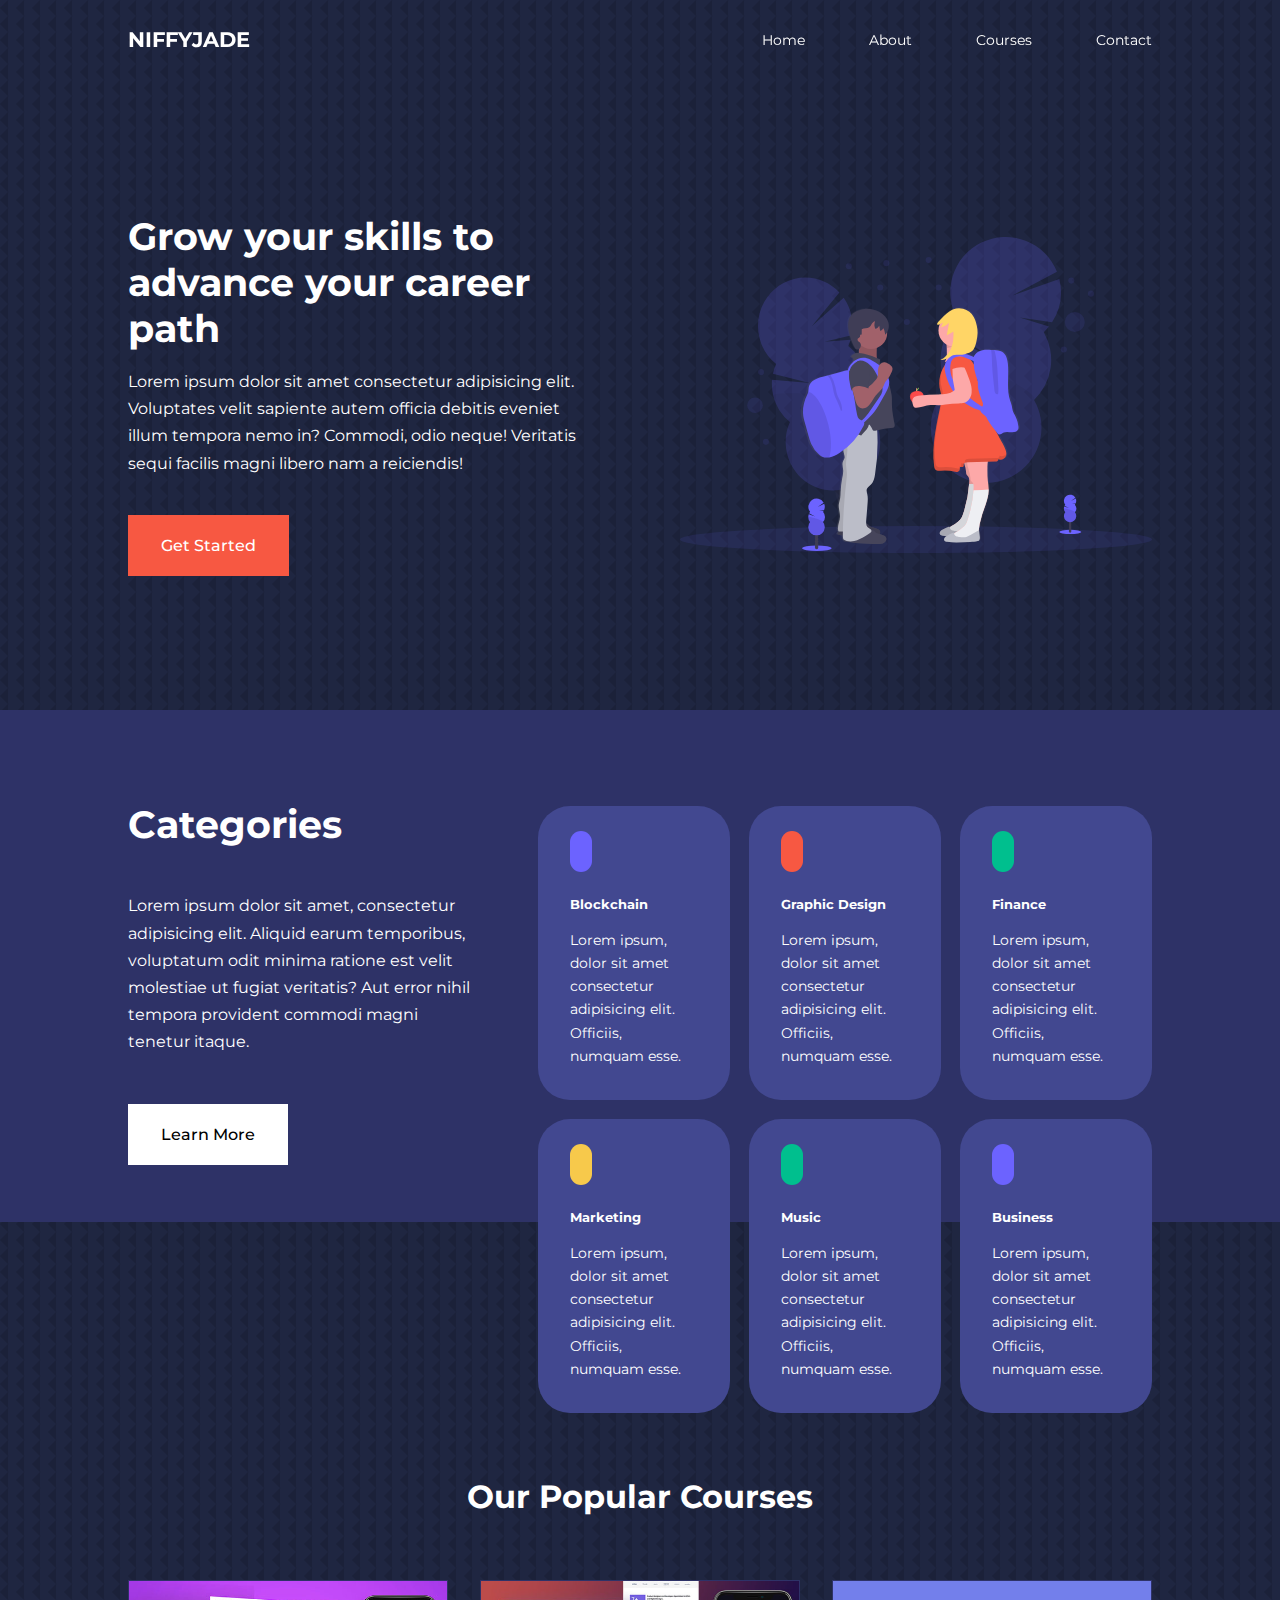
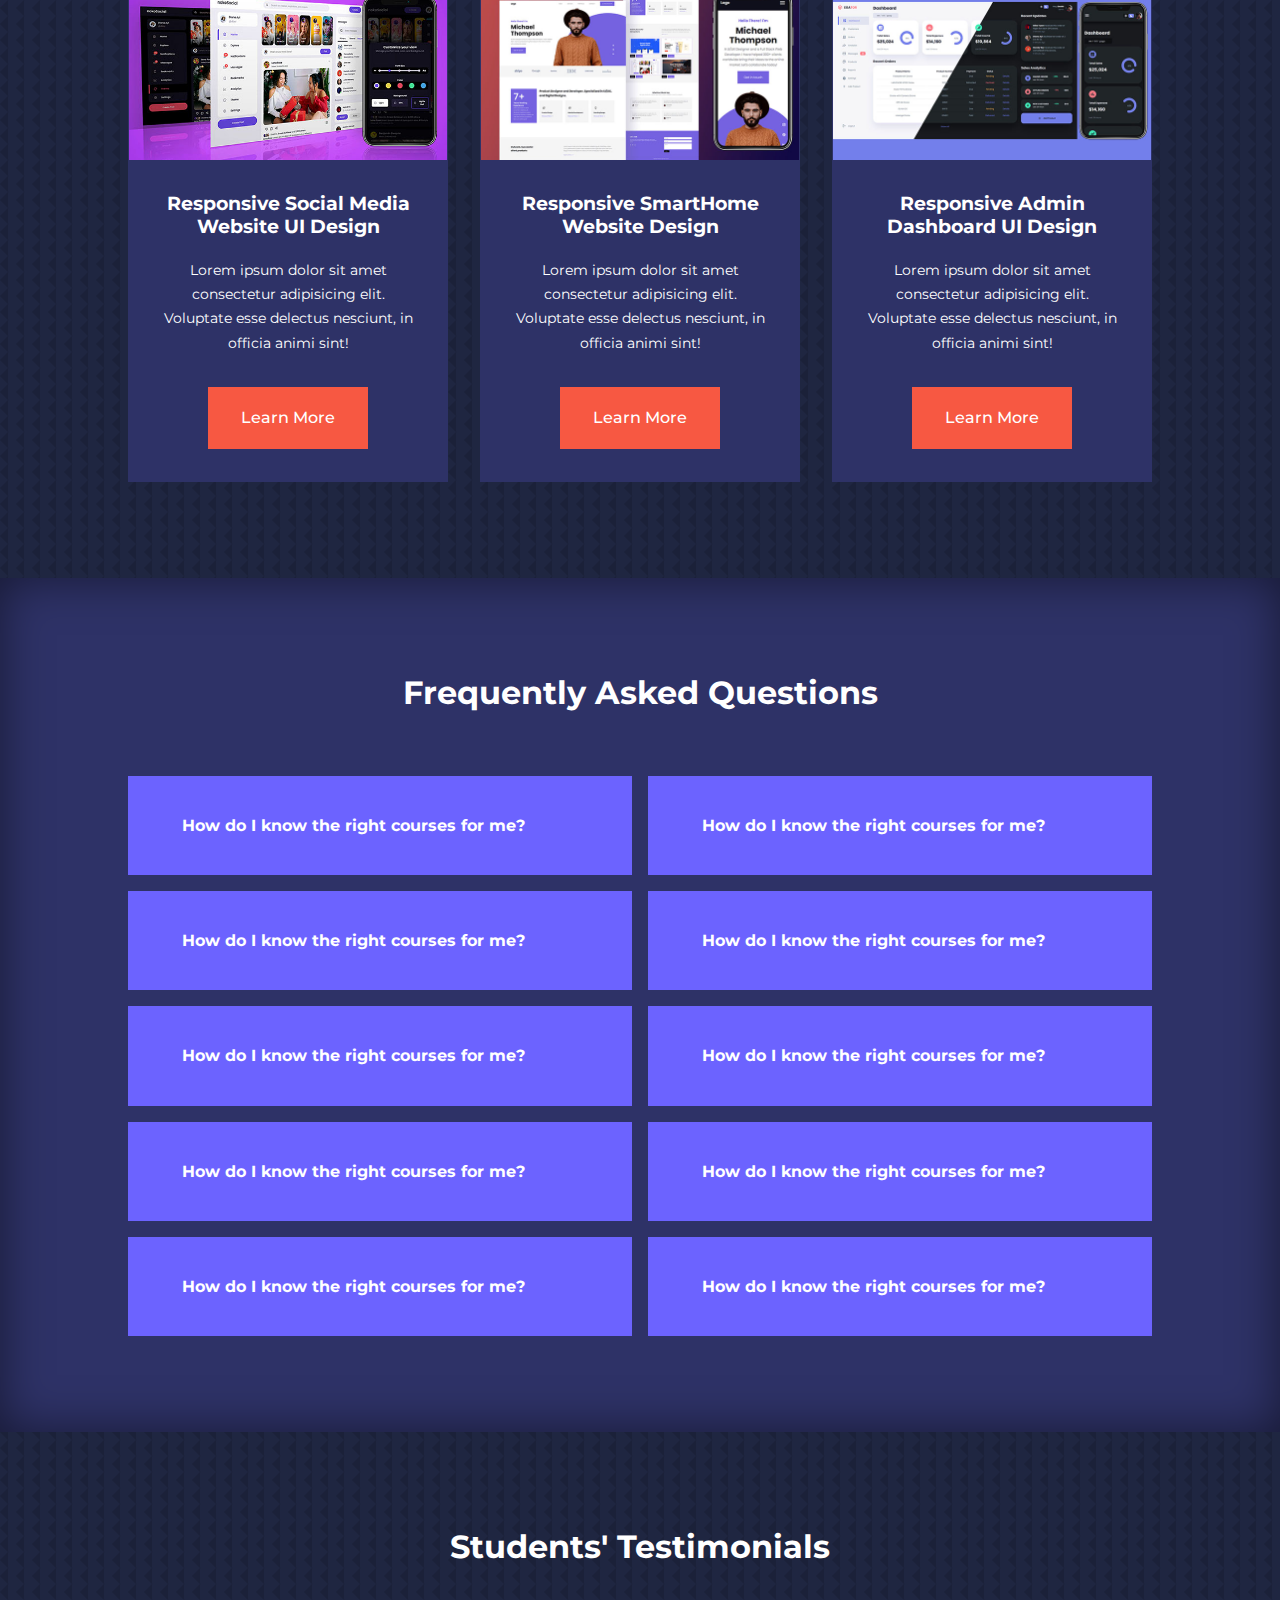
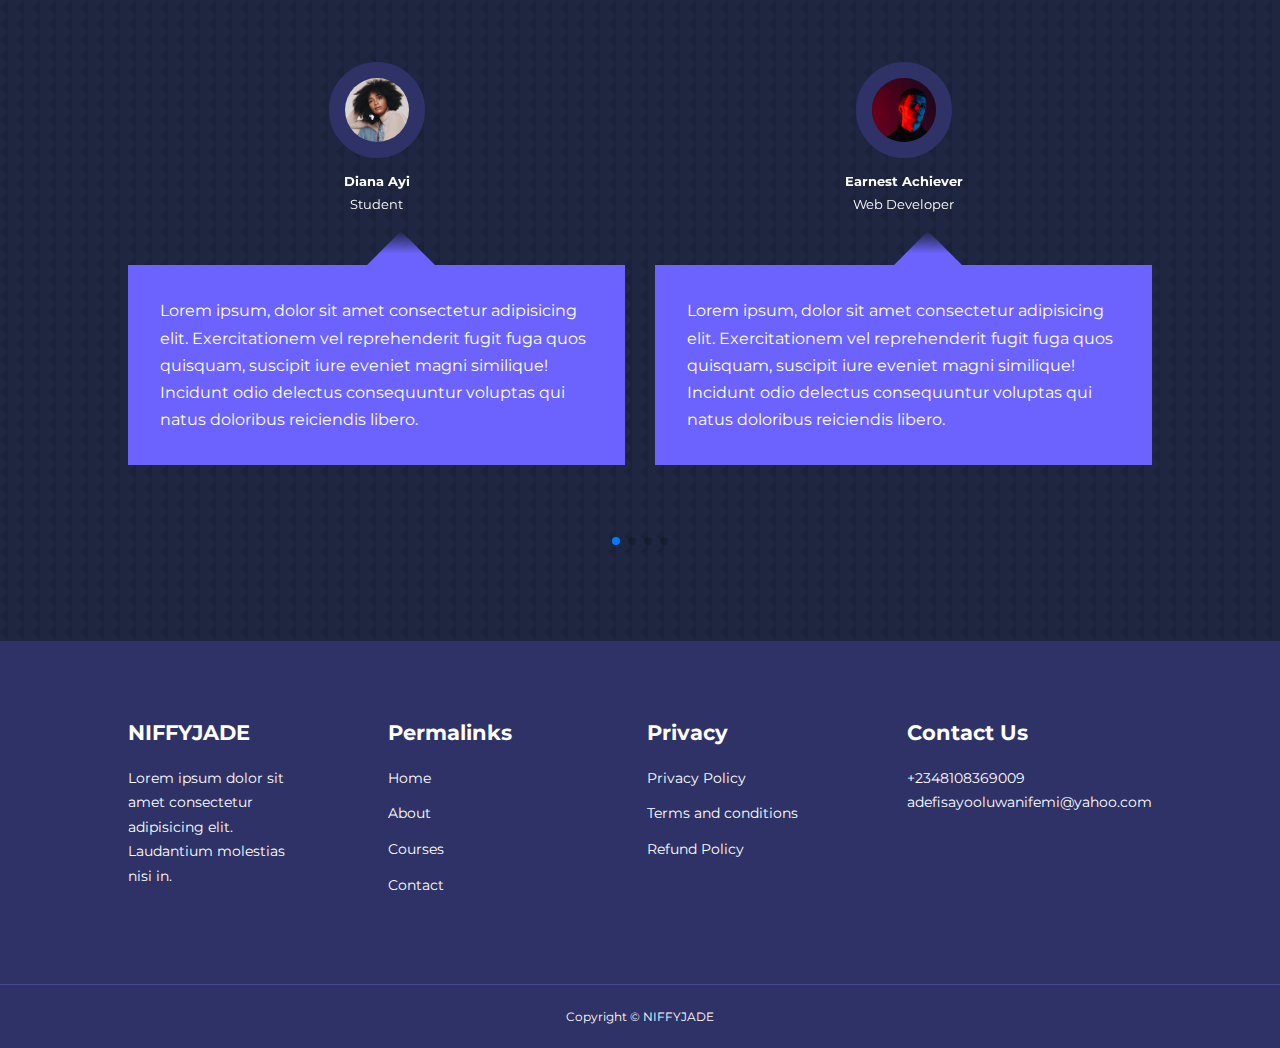
<file: Education website/index.html>
<!DOCTYPE html>
<html lang="en">
<head>
    <meta charset="UTF-8">
    <meta http-equiv="X-UA-Compatible" content="IE=edge">
    <meta name="viewport" content="width=device-width, initial-scale=1.0">
    <title>Education Website</title>


    <!-- Iconscout Cdn-->
    <link rel="stylesheet" href="https://unicons.iconscout.com/release/v4.0.8/css/line.css">

    <!-- Google font (Montserrat) -->
    <link rel="preconnect" href="https://fonts.googleapis.com">
    <link rel="preconnect" href="https://fonts.gstatic.com" crossorigin>
    <link href="https://fonts.googleapis.com/css2?family=Montserrat:ital,wght@0,300;0,400;0,500;0,600;0,700;0,900;1,800&display=swap" rel="stylesheet">

    <!----- Swiper js -------->
    <link rel="stylesheet" href="https://cdn.jsdelivr.net/npm/swiper@9/swiper-bundle.min.css"/>


    <link rel="stylesheet" href="./css/style.css">

    <style>
        body { background-image: url("./images/bg-texture.png"); }
    </style>
</head>
<body>
    <!------- Navbar ------->
    <nav>
        <div class="container nav__container">
            <a href="index.html"><h4>NIFFYJADE</h4></a>
            <ul class="nav__menu"> 
                    <li><a href="index.html">Home</a></li>
                    <li><a href="about.html">About</a></li>
                    <li><a href="courses.html">Courses</a></li>
                    <li><a href="contact.html">Contact</a></li> 
            </ul>
            <button id="open-menu-btn"><i class="uil uil-bars"></i></button>
            <button id="close-menu-btn"><i class="uil uil-multiply"></i></button>
        </div>
    </nav>
    <!------- End Navbar ------->

    <!------- Start Header ------->
    <header>
        <div class="container header__container">
            <div class="header__left">
                <h1>Grow your skills to advance your career path</h1>
                <p>
                    Lorem ipsum dolor sit amet consectetur adipisicing elit. Voluptates velit sapiente autem officia debitis eveniet illum tempora nemo in? Commodi, odio neque! Veritatis sequi facilis magni libero nam a reiciendis!
                </p>
                <a href="courses.html" class="btn btn-primary">Get Started</a>
            </div>

            <div class="header__right">
                <div class="header__right-image">
                    <img src="./images/header.svg">
                </div>
            </div>
        </div>
    </header>
    <!------- End Header ------->

    <section class="categories">
        <div class="container categories__container">
            <div class="categories__left">
                <h1>Categories</h1>
                <p>Lorem ipsum dolor sit amet, consectetur adipisicing elit. Aliquid earum temporibus, voluptatum odit minima ratione est velit molestiae ut fugiat veritatis? Aut error nihil tempora provident commodi magni tenetur itaque.</p>
                <a href="#" class="btn">Learn More</a>
            </div>

            <div class="categories__right">
                <article class="category">
                    <span class="category__icon"><i class="uil uil-bitcoin-circle"></i></span>
                    <h5>Blockchain</h5>
                    <p>Lorem ipsum, dolor sit amet consectetur adipisicing elit. Officiis, numquam esse.</p>
                </article>

                <article class="category">
                    <span class="category__icon"><i class="uil uil-palette"></i></span>
                    <h5>Graphic Design</h5>
                    <p>Lorem ipsum, dolor sit amet consectetur adipisicing elit. Officiis, numquam esse.</p>
                </article>

                <article class="category">
                    <span class="category__icon"><i class="uil uil-usd-circle"></i></span>
                    <h5>Finance</h5>
                    <p>Lorem ipsum, dolor sit amet consectetur adipisicing elit. Officiis, numquam esse.</p>
                </article>

                <article class="category">
                    <span class="category__icon"><i class="uil uil-megaphone"></i></span>
                    <h5>Marketing</h5>
                    <p>Lorem ipsum, dolor sit amet consectetur adipisicing elit. Officiis, numquam esse.</p>
                </article>

                <article class="category">
                    <span class="category__icon"><i class="uil uil-music"></i></span>
                    <h5>Music</h5>
                    <p>Lorem ipsum, dolor sit amet consectetur adipisicing elit. Officiis, numquam esse.</p>
                </article>

                <article class="category">
                    <span class="category__icon"><i class="uil uil-puzzle-piece"></i></span>
                    <h5>Business</h5>
                    <p>Lorem ipsum, dolor sit amet consectetur adipisicing elit. Officiis, numquam esse.</p>
                </article>
            </div>
        </div>
    </section>
    <!---------- End Categories -------->

    <!------- Start Courses --------->
    <section class="courses">
        <h2>Our Popular Courses</h2>
        <div class="container courses__container">
            <article class="course">
                <div class="course__image">
                    <img src="./images/course1.jpg">
                </div>
                <div class="course__info">
                    <h4>Responsive Social Media Website UI Design</h4>
                    <p>
                        Lorem ipsum dolor sit amet consectetur adipisicing elit. Voluptate esse delectus nesciunt, in officia animi sint!
                    </p>
                <a href="courses.html" class="btn btn-primary">Learn More</a>
                </div>
            </article>

            <article class="course">
                <div class="course__image">
                    <img src="./images/course2.jpg">
                </div>
                <div class="course__info">
                    <h4>Responsive SmartHome Website Design</h4>
                    <p>
                        Lorem ipsum dolor sit amet consectetur adipisicing elit. Voluptate esse delectus nesciunt, in officia animi sint!
                    </p>
                <a href="courses.html" class="btn btn-primary">Learn More</a>
                </div>
            </article>

            <article class="course">
                <div class="course__image">
                    <img src="./images/course3.jpg">
                </div>
                <div class="course__info">
                    <h4>Responsive Admin Dashboard UI Design</h4>
                    <p>
                        Lorem ipsum dolor sit amet consectetur adipisicing elit. Voluptate esse delectus nesciunt, in officia animi sint!
                    </p>
                <a href="courses.html" class="btn btn-primary">Learn More</a>
                </div>
            </article>
        </div>
    </section>
    <!------- End Courses -------->

    <!-------- Start Faqs --------->
    <section class="faqs">
        <h2>Frequently Asked Questions</h2>
        <div class="container faqs__container">
            <article class="faq">
                <div class="faq__icon"><i class="uil uil-plus"></i></div>
                <div class="question__answer">
                    <h4>How do I know the right courses for me?</h4>
                    <p>
                        Lorem ipsum dolor, sit amet consectetur adipisicing elit. Cupiditate inventore modi placeat, at blanditiis, illo tempora ea ex, dolore totam assumenda optio. Amet quis beatae consequatur animi, est distinctio? Similique!
                    </p>
                </div>
            </article>

            <article class="faq">
                <div class="faq__icon"><i class="uil uil-plus"></i></div>
                <div class="question__answer">
                    <h4>How do I know the right courses for me?</h4>
                    <p>
                        Lorem ipsum dolor, sit amet consectetur adipisicing elit. Cupiditate inventore modi placeat, at blanditiis, illo tempora ea ex, dolore totam assumenda optio. Amet quis beatae consequatur animi, est distinctio? Similique!
                    </p>
                </div>
            </article>

            <article class="faq">
                <div class="faq__icon"><i class="uil uil-plus"></i></div>
                <div class="question__answer">
                    <h4>How do I know the right courses for me?</h4>
                    <p>
                        Lorem ipsum dolor, sit amet consectetur adipisicing elit. Cupiditate inventore modi placeat, at blanditiis, illo tempora ea ex, dolore totam assumenda optio. Amet quis beatae consequatur animi, est distinctio? Similique!
                    </p>
                </div>
            </article>

            <article class="faq">
                <div class="faq__icon"><i class="uil uil-plus"></i></div>
                <div class="question__answer">
                    <h4>How do I know the right courses for me?</h4>
                    <p>
                        Lorem ipsum dolor, sit amet consectetur adipisicing elit. Cupiditate inventore modi placeat, at blanditiis, illo tempora ea ex, dolore totam assumenda optio. Amet quis beatae consequatur animi, est distinctio? Similique!
                    </p>
                </div>
            </article>

            <article class="faq">
                <div class="faq__icon"><i class="uil uil-plus"></i></div>
                <div class="question__answer">
                    <h4>How do I know the right courses for me?</h4>
                    <p>
                        Lorem ipsum dolor, sit amet consectetur adipisicing elit. Cupiditate inventore modi placeat, at blanditiis, illo tempora ea ex, dolore totam assumenda optio. Amet quis beatae consequatur animi, est distinctio? Similique!
                    </p>
                </div>
            </article>

            <article class="faq">
                <div class="faq__icon"><i class="uil uil-plus"></i></div>
                <div class="question__answer">
                    <h4>How do I know the right courses for me?</h4>
                    <p>
                        Lorem ipsum dolor, sit amet consectetur adipisicing elit. Cupiditate inventore modi placeat, at blanditiis, illo tempora ea ex, dolore totam assumenda optio. Amet quis beatae consequatur animi, est distinctio? Similique!
                    </p>
                </div>
            </article>

            <article class="faq">
                <div class="faq__icon"><i class="uil uil-plus"></i></div>
                <div class="question__answer">
                    <h4>How do I know the right courses for me?</h4>
                    <p>
                        Lorem ipsum dolor, sit amet consectetur adipisicing elit. Cupiditate inventore modi placeat, at blanditiis, illo tempora ea ex, dolore totam assumenda optio. Amet quis beatae consequatur animi, est distinctio? Similique!
                    </p>
                </div>
            </article>

            <article class="faq">
                <div class="faq__icon"><i class="uil uil-plus"></i></div>
                <div class="question__answer">
                    <h4>How do I know the right courses for me?</h4>
                    <p>
                        Lorem ipsum dolor, sit amet consectetur adipisicing elit. Cupiditate inventore modi placeat, at blanditiis, illo tempora ea ex, dolore totam assumenda optio. Amet quis beatae consequatur animi, est distinctio? Similique!
                    </p>
                </div>
            </article>

            <article class="faq">
                <div class="faq__icon"><i class="uil uil-plus"></i></div>
                <div class="question__answer">
                    <h4>How do I know the right courses for me?</h4>
                    <p>
                        Lorem ipsum dolor, sit amet consectetur adipisicing elit. Cupiditate inventore modi placeat, at blanditiis, illo tempora ea ex, dolore totam assumenda optio. Amet quis beatae consequatur animi, est distinctio? Similique!
                    </p>
                </div>
            </article>

            <article class="faq">
                <div class="faq__icon"><i class="uil uil-plus"></i></div>
                <div class="question__answer">
                    <h4>How do I know the right courses for me?</h4>
                    <p>
                        Lorem ipsum dolor, sit amet consectetur adipisicing elit. Cupiditate inventore modi placeat, at blanditiis, illo tempora ea ex, dolore totam assumenda optio. Amet quis beatae consequatur animi, est distinctio? Similique!
                    </p>
                </div>
            </article>
        </div>
    </section>
    <!---------- End Faqs ------------->


    <!----------- Start Testimonial ------>
    <section class="container testimonials__container mySwiper">
        <h2>Students' Testimonials</h2>
        <div class="swiper-wrapper">
            <article class="testimonial swiper-slide">
                <div class="avatar">
                    <img src="./images/avatar1.jpg">
                </div>
                <div class="testimonial__info">
                    <h5>Diana Ayi</h5>
                    <small>Student</small>
                </div>
                <div class="testimonial__body">
                    <p>
                        Lorem ipsum, dolor sit amet consectetur adipisicing elit. Exercitationem vel reprehenderit fugit fuga quos quisquam, suscipit iure eveniet magni similique! Incidunt odio delectus consequuntur voluptas qui natus doloribus reiciendis libero.
                    </p>
                </div>
            </article>

            <article class="testimonial swiper-slide">
                <div class="avatar">
                    <img src="./images/avatar2.jpg">
                </div>
                <div class="testimonial__info">
                    <h5>Earnest Achiever</h5>
                    <small>Web Developer</small>
                </div>
                <div class="testimonial__body">
                    <p>
                        Lorem ipsum, dolor sit amet consectetur adipisicing elit. Exercitationem vel reprehenderit fugit fuga quos quisquam, suscipit iure eveniet magni similique! Incidunt odio delectus consequuntur voluptas qui natus doloribus reiciendis libero.
                    </p>
                </div>
            </article>

            <article class="testimonial swiper-slide">
                <div class="avatar">
                    <img src="./images/avatar3.jpg">
                </div>
                <div class="testimonial__info">
                    <h5>Edem Quist</h5>
                    <small>Student</small>
                </div>
                <div class="testimonial__body">
                    <p>
                        Lorem ipsum, dolor sit amet consectetur adipisicing elit. Exercitationem vel reprehenderit fugit fuga quos quisquam, suscipit iure eveniet magni similique! Incidunt odio delectus consequuntur voluptas qui natus doloribus reiciendis libero.
                    </p>
                </div>
            </article>

            <article class="testimonial swiper-slide">
                <div class="avatar">
                    <img src="./images/avatar4.jpg">
                </div>
                <div class="testimonial__info">
                    <h5>Hajia Bintu</h5>
                    <small>Student</small>
                </div>
                <div class="testimonial__body">
                    <p>
                        Lorem ipsum, dolor sit amet consectetur adipisicing elit. Exercitationem vel reprehenderit fugit fuga quos quisquam, suscipit iure eveniet magni similique! Incidunt odio delectus consequuntur voluptas qui natus doloribus reiciendis libero.
                    </p>
                </div>
            </article>

            <article class="testimonial swiper-slide">
                <div class="avatar">
                    <img src="./images/avatar5.jpg">
                </div>
                <div class="testimonial__info">
                    <h5>Jane Doe</h5>
                    <small>Student</small>
                </div>
                <div class="testimonial__body">
                    <p>
                        Lorem ipsum, dolor sit amet consectetur adipisicing elit. Exercitationem vel reprehenderit fugit fuga quos quisquam, suscipit iure eveniet magni similique! Incidunt odio delectus consequuntur voluptas qui natus doloribus reiciendis libero.
                    </p>
                </div>
            </article>
        </div>
        <div class="swiper-pagination"></div>
    </section>
    <!------- End Testimonials ------->







    <!------ Start Footer --------->
    <footer>
        <div class="container footer__container">
            <div class="footer__1">
                <a href="index.html" class="footer__logo"><h4>NIFFYJADE</h4></a>
                <p>
                    Lorem ipsum dolor sit amet consectetur adipisicing elit. Laudantium molestias nisi in.
                </p>
            </div>

            <div class="footer__2">
                <h4>Permalinks</h4>
                <ul class="permalinks">
                    <li><a href="index.html">Home</a></li>
                    <li><a href="about.html">About</a></li>
                    <li><a href="courses.html">Courses</a></li>
                    <li><a href="contact.html">Contact</a></li>
                </ul>
            </div>

            <div class="footer__3">
                <h4>Privacy</h4>
                <ul class="privacy">
                    <li><a href="#">Privacy Policy</a></li>
                    <li><a href="#">Terms and conditions</a></li>
                    <li><a href="#">Refund Policy</a></li>
                </ul>
            </div>

            <div class="footer__4">
                <h4>Contact Us</h4>
                <div>
                    <p>+2348108369009</p>
                    <p>adefisayooluwanifemi@yahoo.com</p>
                </div>

                <ul class="footer__socials">
                    <li>
                        <a href="#"><i class="uil uil-facebook-f"></i></a>
                    </li>
                    <li>
                        <a href="#"><i class="uil uil-instagram-alt"></i></a>
                    </li>
                    <li>
                        <a href="#"><i class="uil uil-twitter"></i></a>
                    </li>
                    <li>
                        <a href="#"><i class="uil uil-linkedin-alt"></i></a>
                    </li>
                </ul>
            </div>
        </div>
        <div class="footer__copyright">
            <small>Copyright &copy; NIFFYJADE</small>
        </div>
    </footer>
    <!-------- End Footer ------------>






    <script src="https://cdn.jsdelivr.net/npm/swiper@9/swiper-bundle.min.js"></script>
    <script src="./main.js"></script>

    <script>
        var swiper = new Swiper(".mySwiper", {
            slidesPerView: 1,
            spaceBetween: 30,
            pagination: {
            el: ".swiper-pagination",
            clickable: true,
            },
            // when window width is >= 600px
            breakpoints: {
                600: {
                    slidesPerView: 2
                }
            }
        });
    </script>
</body>
</html>
</file>
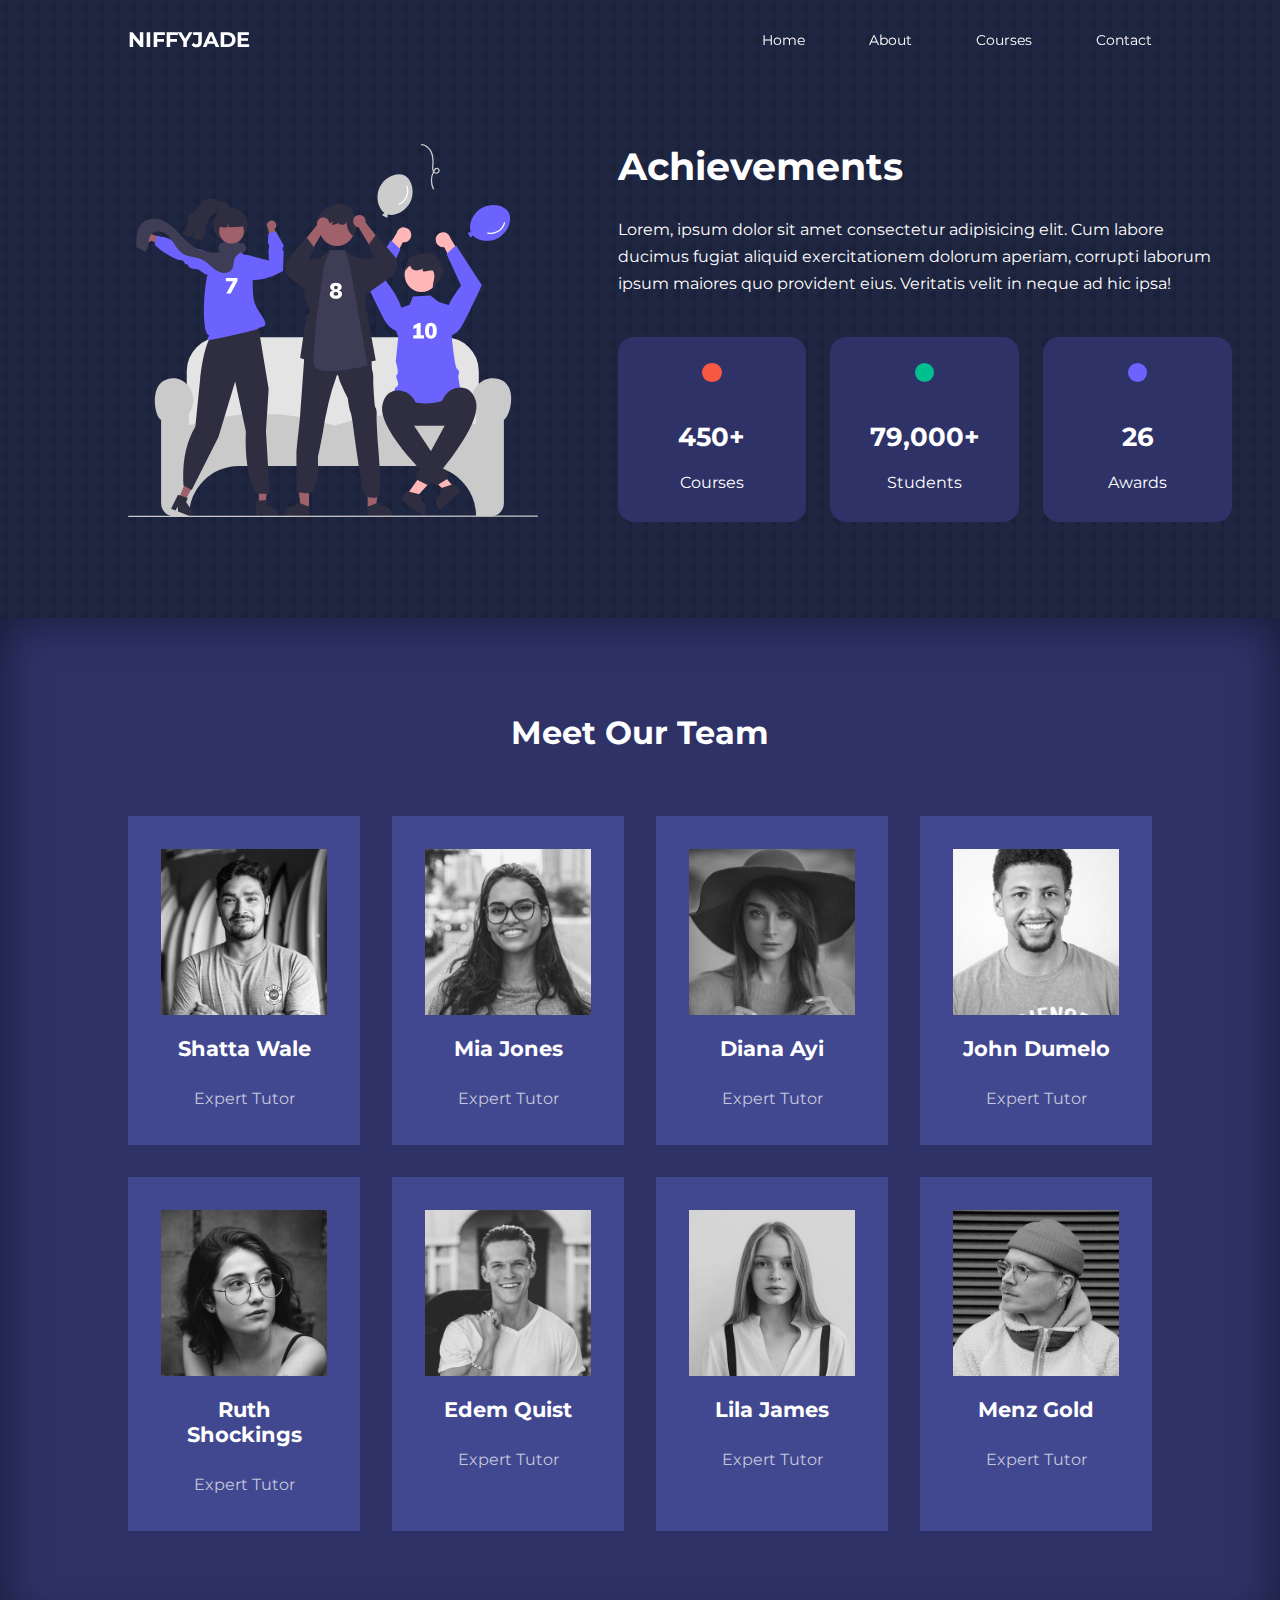
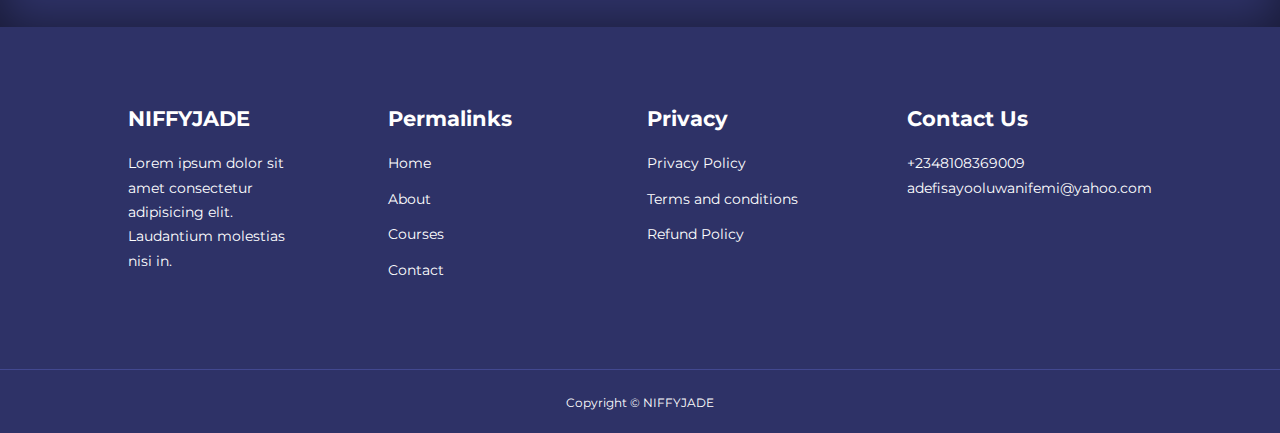
<file: Education website/about.html>
<!DOCTYPE html>
<html lang="en">
<head>
    <meta charset="UTF-8">
    <meta http-equiv="X-UA-Compatible" content="IE=edge">
    <meta name="viewport" content="width=device-width, initial-scale=1.0">
    <title>Education Website</title>


    <!-- Iconscout Cdn-->
    <link rel="stylesheet" href="https://unicons.iconscout.com/release/v4.0.8/css/line.css">

    <!-- Google font (Montserrat) -->
    <link rel="preconnect" href="https://fonts.googleapis.com">
    <link rel="preconnect" href="https://fonts.gstatic.com" crossorigin>
    <link href="https://fonts.googleapis.com/css2?family=Montserrat:ital,wght@0,300;0,400;0,500;0,600;0,700;0,900;1,800&display=swap" rel="stylesheet">

    <link rel="stylesheet" href="./css/style.css">
    <link rel="stylesheet" href="./css/about.css">

    <style>
        body { background-image: url("./images/bg-texture.png"); }
    </style>
</head>
<body>
    <!------- Navbar ------->
    <nav>
        <div class="container nav__container">
            <a href="index.html"><h4>NIFFYJADE</h4></a>
            <ul class="nav__menu"> 
                    <li><a href="index.html">Home</a></li>
                    <li><a href="about.html">About</a></li>
                    <li><a href="courses.html">Courses</a></li>
                    <li><a href="contact.html">Contact</a></li> 
            </ul>
            <button id="open-menu-btn"><i class="uil uil-bars"></i></button>
            <button id="close-menu-btn"><i class="uil uil-multiply"></i></button>
        </div>
    </nav>
    <!------- End Navbar ------->




    <!---------- Achivement --------->
    <section class="about__achievements">
        <div class="container about__achievements-container">
            <div class="about__achievements-left">
                <img src="./images/about achievements.svg" alt="#">
            </div>

            <div class="about__achievements-right">
                <h1>Achievements</h1>
                <p>
                    Lorem, ipsum dolor sit amet consectetur adipisicing elit. Cum labore ducimus fugiat aliquid exercitationem dolorum aperiam, corrupti laborum ipsum maiores quo provident eius. Veritatis velit in neque ad hic ipsa!
                </p>
                <div class="achievements__cards">
                    <article class="achievement__card">
                        <span class="achievement__icon">
                            <i class="uil uil-video"></i>
                        </span>
                        <h3>450+</h3>
                        <p>Courses</p>
                    </article>

                    <article class="achievement__card">
                        <span class="achievement__icon">
                            <i class="uil uil-users-alt"></i>
                        </span>
                        <h3>79,000+</h3>
                        <p>Students</p>
                    </article>

                    <article class="achievement__card">
                        <span class="achievement__icon">
                            <i class="uil uil-trophy"></i>
                        </span>
                        <h3>26</h3>
                        <p>Awards</p>
                    </article>
                </div>
            </div>
        </div>
    </section>
    <!--------- End Achievement ------>




    <!----- Start Team ---------->
    <section class="team">
        <h2>Meet Our Team</h2>
        <div class="container team__container">
            <article class="team__member">
                <div class="team__member-image">
                    <img src="./images/tm1.jpg" alt="">
                </div>
                <div class="team__member-info">
                    <h4>Shatta Wale</h4>
                    <p>Expert Tutor</p>
                </div>
                <div class="team__member-socials">
                    <a href="https://instagram.com" target="_blank"><i class="uil uil-instagram"></i></a>
                    <a href="https://twitter.com" target="_blank"><i class="uil uil-twitter-alt"></i></a>
                    <a href="https://linkedin.com" target="_blank"><i class="uil uil-linkedin-alt"></i></a>
                </div>
            </article>

            <article class="team__member">
                <div class="team__member-image">
                    <img src="./images/tm2.jpg" alt="">
                </div>
                <div class="team__member-info">
                    <h4>Mia Jones</h4>
                    <p>Expert Tutor</p>
                </div>
                <div class="team__member-socials">
                    <a href="https://instagram.com" target="_blank"><i class="uil uil-instagram"></i></a>
                    <a href="https://twitter.com" target="_blank"><i class="uil uil-twitter-alt"></i></a>
                    <a href="https://linkedin.com" target="_blank"><i class="uil uil-linkedin-alt"></i></a>
                </div>
            </article>

            <article class="team__member">
                <div class="team__member-image">
                    <img src="./images/tm3.jpg" alt="">
                </div>
                <div class="team__member-info">
                    <h4>Diana Ayi</h4>
                    <p>Expert Tutor</p>
                </div>
                <div class="team__member-socials">
                    <a href="https://instagram.com" target="_blank"><i class="uil uil-instagram"></i></a>
                    <a href="https://twitter.com" target="_blank"><i class="uil uil-twitter-alt"></i></a>
                    <a href="https://linkedin.com" target="_blank"><i class="uil uil-linkedin-alt"></i></a>
                </div>
            </article>

            <article class="team__member">
                <div class="team__member-image">
                    <img src="./images/tm4.jpg" alt="">
                </div>
                <div class="team__member-info">
                    <h4>John Dumelo</h4>
                    <p>Expert Tutor</p>
                </div>
                <div class="team__member-socials">
                    <a href="https://instagram.com" target="_blank"><i class="uil uil-instagram"></i></a>
                    <a href="https://twitter.com" target="_blank"><i class="uil uil-twitter-alt"></i></a>
                    <a href="https://linkedin.com" target="_blank"><i class="uil uil-linkedin-alt"></i></a>
                </div>
            </article>

            <article class="team__member">
                <div class="team__member-image">
                    <img src="./images/tm5.jpg" alt="">
                </div>
                <div class="team__member-info">
                    <h4>Ruth Shockings</h4>
                    <p>Expert Tutor</p>
                </div>
                <div class="team__member-socials">
                    <a href="https://instagram.com" target="_blank"><i class="uil uil-instagram"></i></a>
                    <a href="https://twitter.com" target="_blank"><i class="uil uil-twitter-alt"></i></a>
                    <a href="https://linkedin.com" target="_blank"><i class="uil uil-linkedin-alt"></i></a>
                </div>
            </article>

            <article class="team__member">
                <div class="team__member-image">
                    <img src="./images/tm6.jpg" alt="">
                </div>
                <div class="team__member-info">
                    <h4>Edem Quist</h4>
                    <p>Expert Tutor</p>
                </div>
                <div class="team__member-socials">
                    <a href="https://instagram.com" target="_blank"><i class="uil uil-instagram"></i></a>
                    <a href="https://twitter.com" target="_blank"><i class="uil uil-twitter-alt"></i></a>
                    <a href="https://linkedin.com" target="_blank"><i class="uil uil-linkedin-alt"></i></a>
                </div>
            </article>

            <article class="team__member">
                <div class="team__member-image">
                    <img src="./images/tm7.jpg" alt="">
                </div>
                <div class="team__member-info">
                    <h4>Lila James</h4>
                    <p>Expert Tutor</p>
                </div>
                <div class="team__member-socials">
                    <a href="https://instagram.com" target="_blank"><i class="uil uil-instagram"></i></a>
                    <a href="https://twitter.com" target="_blank"><i class="uil uil-twitter-alt"></i></a>
                    <a href="https://linkedin.com" target="_blank"><i class="uil uil-linkedin-alt"></i></a>
                </div>
            </article>

            <article class="team__member">
                <div class="team__member-image">
                    <img src="./images/tm8.jpg" alt="">
                </div>
                <div class="team__member-info">
                    <h4>Menz Gold</h4>
                    <p>Expert Tutor</p>
                </div>
                <div class="team__member-socials">
                    <a href="https://instagram.com" target="_blank"><i class="uil uil-instagram"></i></a>
                    <a href="https://twitter.com" target="_blank"><i class="uil uil-twitter-alt"></i></a>
                    <a href="https://linkedin.com" target="_blank"><i class="uil uil-linkedin-alt"></i></a>
                </div>
            </article>
        </div>
    </section>
    <!----- End Team ----------->



    <!------ Start Footer --------->
    <footer>
        <div class="container footer__container">
            <div class="footer__1">
                <a href="index.html" class="footer__logo"><h4>NIFFYJADE</h4></a>
                <p>
                    Lorem ipsum dolor sit amet consectetur adipisicing elit. Laudantium molestias nisi in.
                </p>
            </div>

            <div class="footer__2">
                <h4>Permalinks</h4>
                <ul class="permalinks">
                    <li><a href="index.html">Home</a></li>
                    <li><a href="about.html">About</a></li>
                    <li><a href="courses.html">Courses</a></li>
                    <li><a href="contact.html">Contact</a></li>
                </ul>
            </div>

            <div class="footer__3">
                <h4>Privacy</h4>
                <ul class="privacy">
                    <li><a href="#">Privacy Policy</a></li>
                    <li><a href="#">Terms and conditions</a></li>
                    <li><a href="#">Refund Policy</a></li>
                </ul>
            </div>

            <div class="footer__4">
                <h4>Contact Us</h4>
                <div>
                    <p>+2348108369009</p>
                    <p>adefisayooluwanifemi@yahoo.com</p>
                </div>

                <ul class="footer__socials">
                    <li>
                        <a href="#"><i class="uil uil-facebook-f"></i></a>
                    </li>
                    <li>
                        <a href="#"><i class="uil uil-instagram-alt"></i></a>
                    </li>
                    <li>
                        <a href="#"><i class="uil uil-twitter"></i></a>
                    </li>
                    <li>
                        <a href="#"><i class="uil uil-linkedin-alt"></i></a>
                    </li>
                </ul>
            </div>
        </div>
        <div class="footer__copyright">
            <small>Copyright &copy; NIFFYJADE</small>
        </div>
    </footer>
    <!-------- End Footer ------------>






    <script src="./main.js"></script>

</body>
</html>
</file>
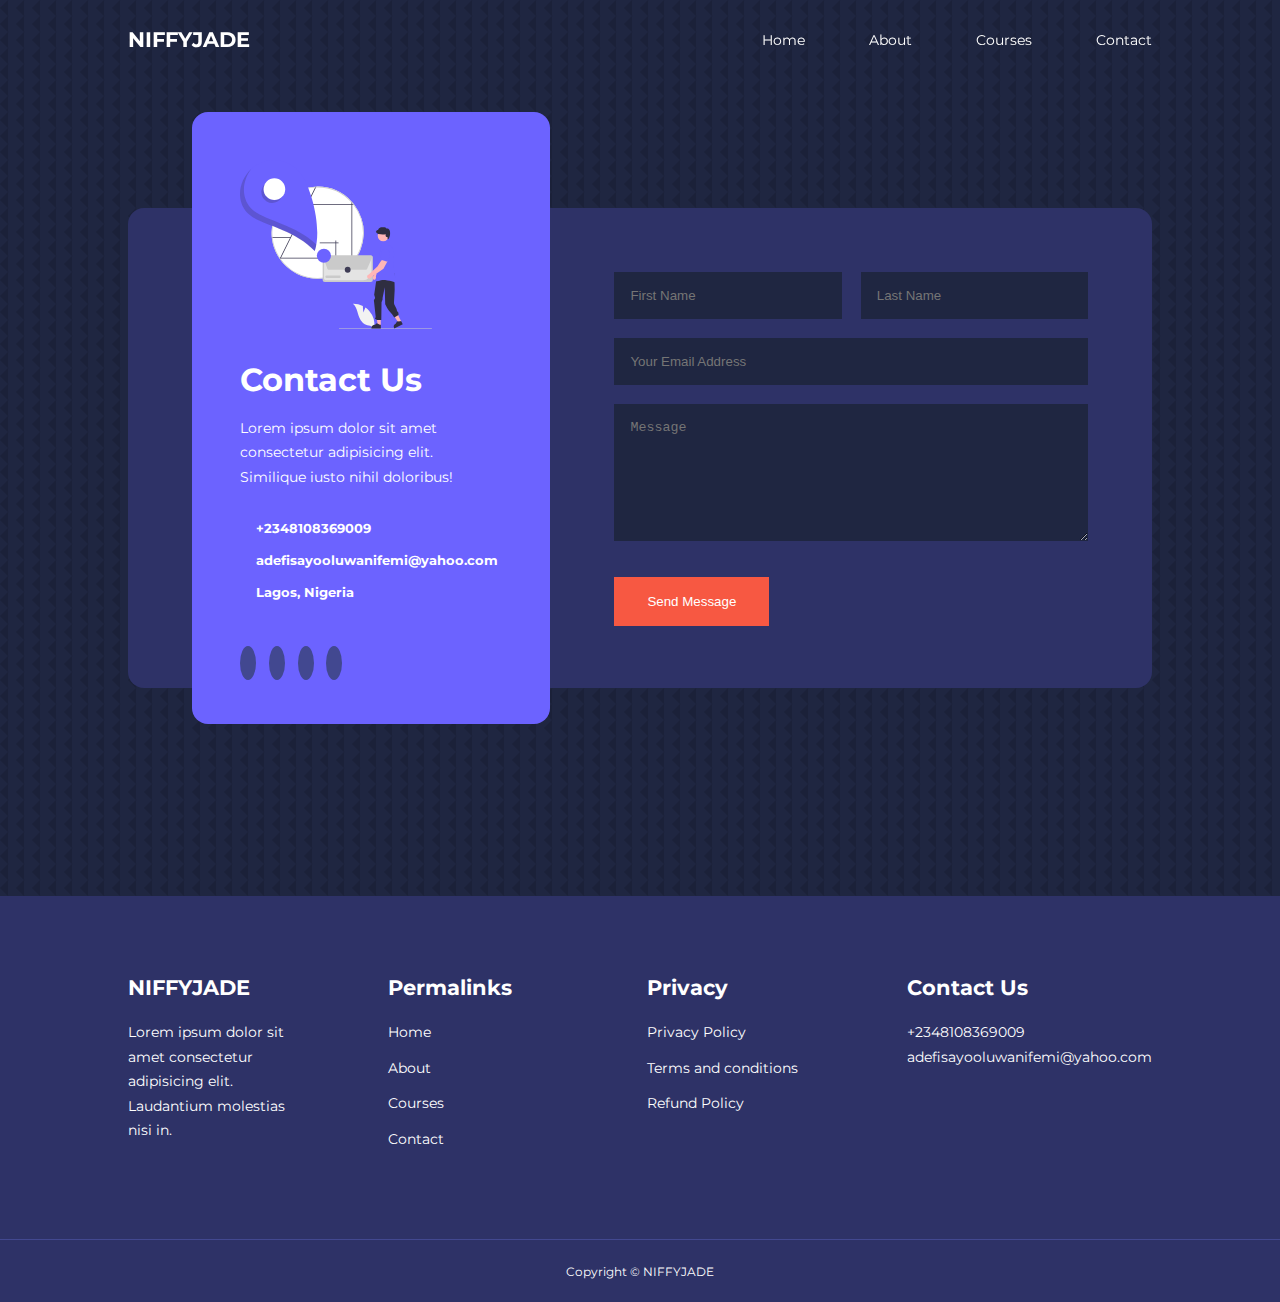
<file: Education website/contact.html>
<!DOCTYPE html>
<html lang="en">
<head>
    <meta charset="UTF-8">
    <meta http-equiv="X-UA-Compatible" content="IE=edge">
    <meta name="viewport" content="width=device-width, initial-scale=1.0">
    <title>Education Website</title>


    <!-- Iconscout Cdn-->
    <link rel="stylesheet" href="https://unicons.iconscout.com/release/v4.0.8/css/line.css">

    <!-- Google font (Montserrat) -->
    <link rel="preconnect" href="https://fonts.googleapis.com">
    <link rel="preconnect" href="https://fonts.gstatic.com" crossorigin>
    <link href="https://fonts.googleapis.com/css2?family=Montserrat:ital,wght@0,300;0,400;0,500;0,600;0,700;0,900;1,800&display=swap" rel="stylesheet">

    <link rel="stylesheet" href="./css/style.css">
    <link rel="stylesheet" href="./css/contact.css">

    <style>
        body { background-image: url("./images/bg-texture.png"); }
    </style>
</head>
<body>
    <!------- Navbar ------->
    <nav>
        <div class="container nav__container">
            <a href="index.html"><h4>NIFFYJADE</h4></a>
            <ul class="nav__menu"> 
                    <li><a href="index.html">Home</a></li>
                    <li><a href="about.html">About</a></li>
                    <li><a href="courses.html">Courses</a></li>
                    <li><a href="contact.html">Contact</a></li> 
            </ul>
            <button id="open-menu-btn"><i class="uil uil-bars"></i></button>
            <button id="close-menu-btn"><i class="uil uil-multiply"></i></button>
        </div>
    </nav>
    <!------- End Navbar ------->


    <section class="contact">
        <div class="container contact__container">
        <aside class="contact__aside">
            <div class="aside__image">
                <img src="./images/contact.svg" alt="">
            </div>
            <h2>Contact Us</h2>
            <p>
                Lorem ipsum dolor sit amet consectetur adipisicing elit. Similique iusto nihil doloribus!
            </p>
            <ul class="contact__details">
                <li>
                <i class="uil uil-phone-times"></i>
                <h5>+2348108369009</h5>
                </li>
                <li>
                <i class="uil uil-envelope"></i>
                <h5>adefisayooluwanifemi@yahoo.com</h5>
                </li>
                <li>
                <i class="uil uil-location-point"></i>
                <h5>Lagos, Nigeria</h5>
                </li>
            </ul>
            <ul class="contact__socials">
                <li><a href="https://facebook.com"><i class="uil uil-facebook-f"></i></a></li>
                <li><a href="https://instagram.com"><i class="uil uil-instagram"></i></a></li>
                <li><a href="https://twitter.com"><i class="uil uil-twitter"></i></a></li>
                <li><a href="https://linkedin.com"><i class="uil uil-linkedin-alt"></i></a></li>
            </ul>
        </aside>

            <form action="https://formspree.io/f/mdovyode" method="POST" class="contact__form">
                <div class="form__name">
                    <input type="text" name="First Name" placeholder="First Name" required>
                    <input type="text" name="Last Name" placeholder="Last Name" required>
                </div>
                <input type="email" name="Email Address" placeholder="Your Email Address" required>
                <textarea name="Message" rows="7" placeholder="Message" required></textarea>
                <button type="submit" class="btn btn-primary">Send Message</button>
            </form>
        </div>
    </section>






    <!------ Start Footer --------->
    <footer>
        <div class="container footer__container">
            <div class="footer__1">
                <a href="index.html" class="footer__logo"><h4>NIFFYJADE</h4></a>
                <p>
                    Lorem ipsum dolor sit amet consectetur adipisicing elit. Laudantium molestias nisi in.
                </p>
            </div>

            <div class="footer__2">
                <h4>Permalinks</h4>
                <ul class="permalinks">
                    <li><a href="index.html">Home</a></li>
                    <li><a href="about.html">About</a></li>
                    <li><a href="courses.html">Courses</a></li>
                    <li><a href="contact.html">Contact</a></li>
                </ul>
            </div>

            <div class="footer__3">
                <h4>Privacy</h4>
                <ul class="privacy">
                    <li><a href="#">Privacy Policy</a></li>
                    <li><a href="#">Terms and conditions</a></li>
                    <li><a href="#">Refund Policy</a></li>
                </ul>
            </div>

            <div class="footer__4">
                <h4>Contact Us</h4>
                <div>
                    <p>+2348108369009</p>
                    <p>adefisayooluwanifemi@yahoo.com</p>
                </div>

                <ul class="footer__socials">
                    <li>
                        <a href="#"><i class="uil uil-facebook-f"></i></a>
                    </li>
                    <li>
                        <a href="#"><i class="uil uil-instagram-alt"></i></a>
                    </li>
                    <li>
                        <a href="#"><i class="uil uil-twitter"></i></a>
                    </li>
                    <li>
                        <a href="#"><i class="uil uil-linkedin-alt"></i></a>
                    </li>
                </ul>
            </div>
        </div>
        <div class="footer__copyright">
            <small>Copyright &copy; NIFFYJADE</small>
        </div>
    </footer>
    <!-------- End Footer ------------>





    <script src="./main.js"></script>

</body>
</html>
</file>
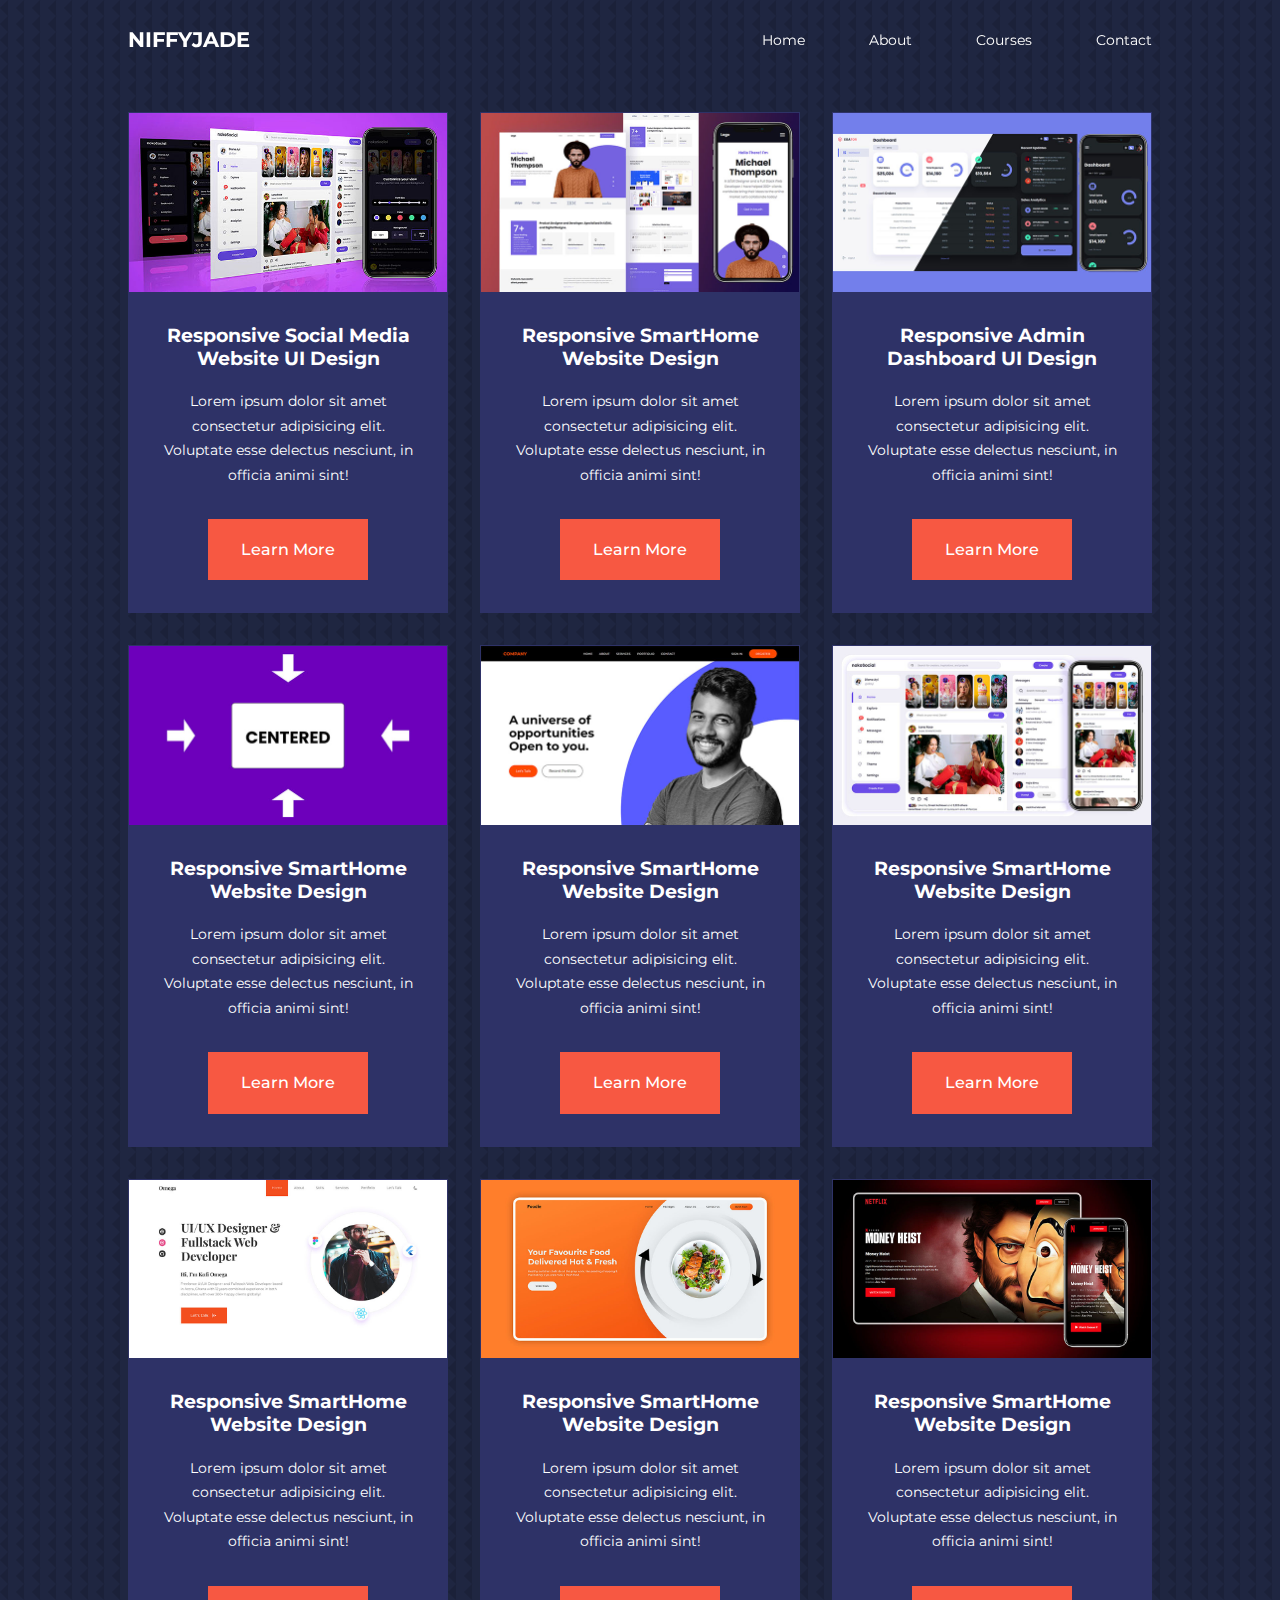
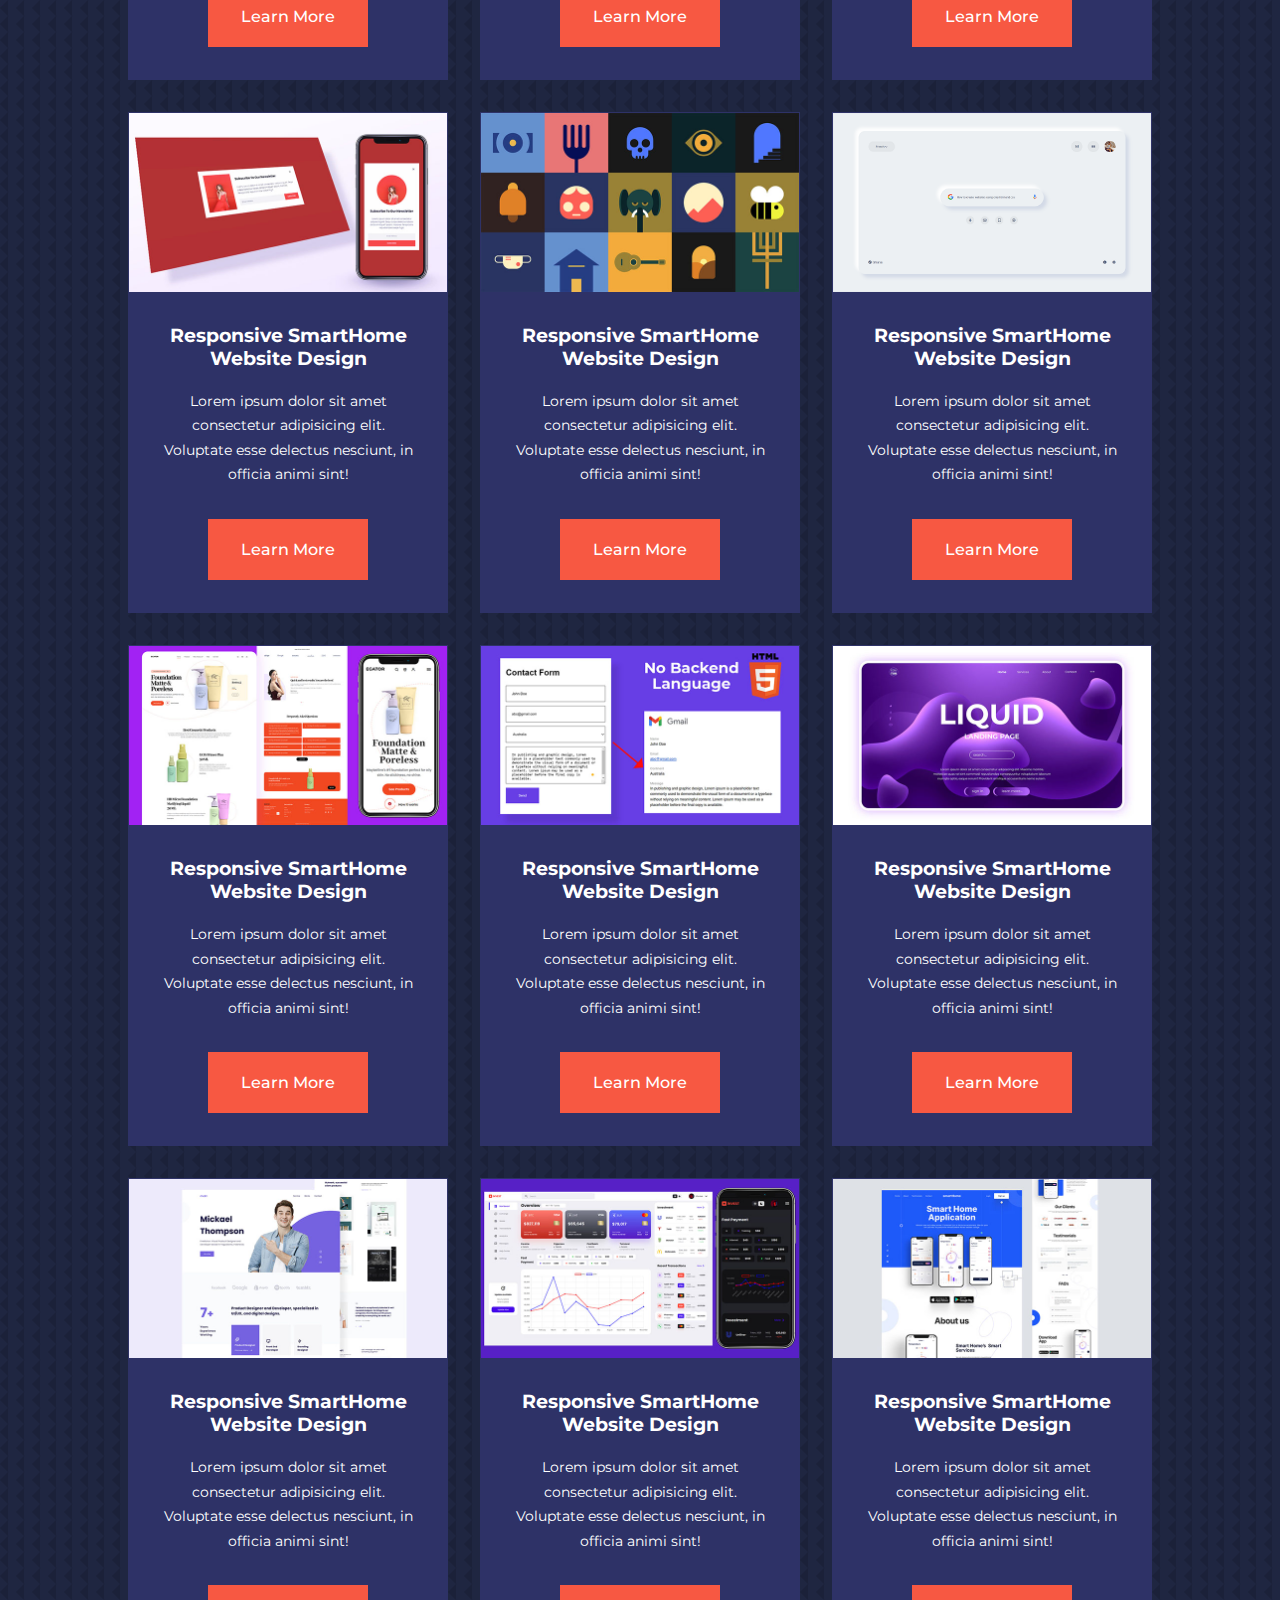
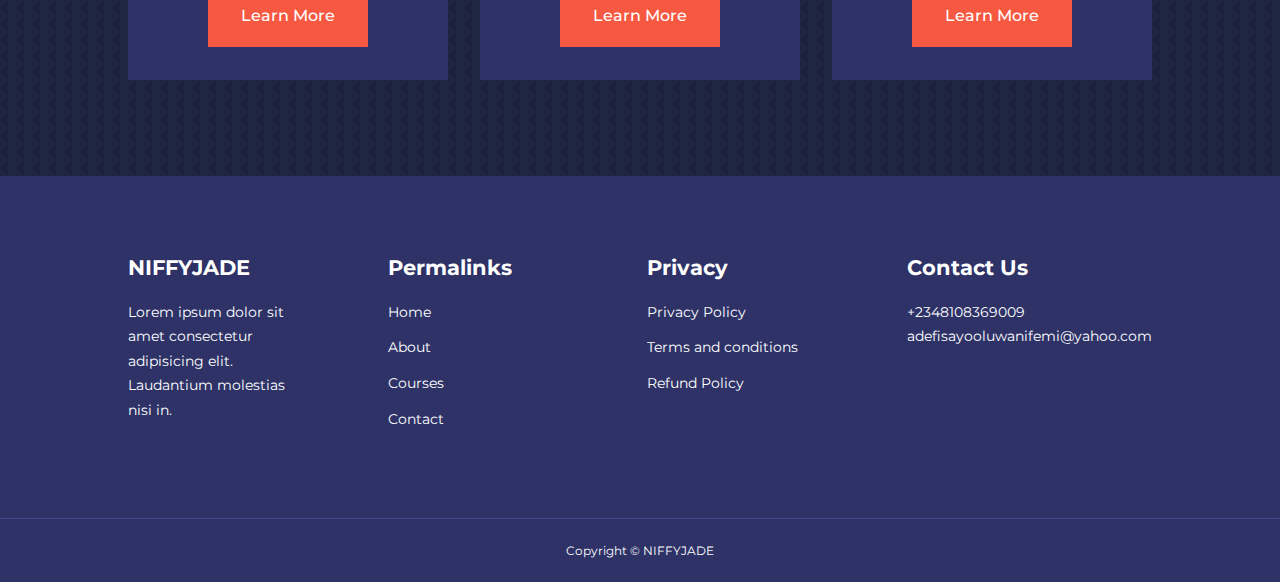
<file: Education website/courses.html>
<!DOCTYPE html>
<html lang="en">
<head>
    <meta charset="UTF-8">
    <meta http-equiv="X-UA-Compatible" content="IE=edge">
    <meta name="viewport" content="width=device-width, initial-scale=1.0">
    <title>Education Website</title>


    <!-- Iconscout Cdn-->
    <link rel="stylesheet" href="https://unicons.iconscout.com/release/v4.0.8/css/line.css">

    <!-- Google font (Montserrat) -->
    <link rel="preconnect" href="https://fonts.googleapis.com">
    <link rel="preconnect" href="https://fonts.gstatic.com" crossorigin>
    <link href="https://fonts.googleapis.com/css2?family=Montserrat:ital,wght@0,300;0,400;0,500;0,600;0,700;0,900;1,800&display=swap" rel="stylesheet">

    <link rel="stylesheet" href="./css/style.css">
    <style>
        body { background-image: url("./images/bg-texture.png"); }

        .courses {
            margin-top: 1rem;
        }
        
    </style>
</head>
<body>
    <!------- Navbar ------->
    <nav>
        <div class="container nav__container">
            <a href="index.html"><h4>NIFFYJADE</h4></a>
            <ul class="nav__menu"> 
                    <li><a href="index.html">Home</a></li>
                    <li><a href="about.html">About</a></li>
                    <li><a href="courses.html">Courses</a></li>
                    <li><a href="contact.html">Contact</a></li> 
            </ul>
            <button id="open-menu-btn"><i class="uil uil-bars"></i></button>
            <button id="close-menu-btn"><i class="uil uil-multiply"></i></button>
        </div>
    </nav>
    <!------- End Navbar ------->


    <!------- Start Courses --------->
    <section class="courses">
        <div class="container courses__container">
            <article class="course">
                <div class="course__image">
                    <img src="./images/course1.jpg">
                </div>
                <div class="course__info">
                    <h4>Responsive Social Media Website UI Design</h4>
                    <p>
                        Lorem ipsum dolor sit amet consectetur adipisicing elit. Voluptate esse delectus nesciunt, in officia animi sint!
                    </p>
                <a href="courses.html" class="btn btn-primary">Learn More</a>
                </div>
            </article>

            <article class="course">
                <div class="course__image">
                    <img src="./images/course2.jpg">
                </div>
                <div class="course__info">
                    <h4>Responsive SmartHome Website Design</h4>
                    <p>
                        Lorem ipsum dolor sit amet consectetur adipisicing elit. Voluptate esse delectus nesciunt, in officia animi sint!
                    </p>
                <a href="courses.html" class="btn btn-primary">Learn More</a>
                </div>
            </article>

            <article class="course">
                <div class="course__image">
                    <img src="./images/course3.jpg">
                </div>
                <div class="course__info">
                    <h4>Responsive Admin Dashboard UI Design</h4>
                    <p>
                        Lorem ipsum dolor sit amet consectetur adipisicing elit. Voluptate esse delectus nesciunt, in officia animi sint!
                    </p>
                <a href="courses.html" class="btn btn-primary">Learn More</a>
                </div>
            </article>

            <article class="course">
                <div class="course__image">
                    <img src="./images/course4.jpg">
                </div>
                <div class="course__info">
                    <h4>Responsive SmartHome Website Design</h4>
                    <p>
                        Lorem ipsum dolor sit amet consectetur adipisicing elit. Voluptate esse delectus nesciunt, in officia animi sint!
                    </p>
                <a href="courses.html" class="btn btn-primary">Learn More</a>
                </div>
            </article>

            <article class="course">
                <div class="course__image">
                    <img src="./images/course5.jpg">
                </div>
                <div class="course__info">
                    <h4>Responsive SmartHome Website Design</h4>
                    <p>
                        Lorem ipsum dolor sit amet consectetur adipisicing elit. Voluptate esse delectus nesciunt, in officia animi sint!
                    </p>
                <a href="courses.html" class="btn btn-primary">Learn More</a>
                </div>
            </article>

            <article class="course">
                <div class="course__image">
                    <img src="./images/course6.jpg">
                </div>
                <div class="course__info">
                    <h4>Responsive SmartHome Website Design</h4>
                    <p>
                        Lorem ipsum dolor sit amet consectetur adipisicing elit. Voluptate esse delectus nesciunt, in officia animi sint!
                    </p>
                <a href="courses.html" class="btn btn-primary">Learn More</a>
                </div>
            </article>

            <article class="course">
                <div class="course__image">
                    <img src="./images/course7.jpg">
                </div>
                <div class="course__info">
                    <h4>Responsive SmartHome Website Design</h4>
                    <p>
                        Lorem ipsum dolor sit amet consectetur adipisicing elit. Voluptate esse delectus nesciunt, in officia animi sint!
                    </p>
                <a href="courses.html" class="btn btn-primary">Learn More</a>
                </div>
            </article>

            <article class="course">
                <div class="course__image">
                    <img src="./images/course8.jpg">
                </div>
                <div class="course__info">
                    <h4>Responsive SmartHome Website Design</h4>
                    <p>
                        Lorem ipsum dolor sit amet consectetur adipisicing elit. Voluptate esse delectus nesciunt, in officia animi sint!
                    </p>
                <a href="courses.html" class="btn btn-primary">Learn More</a>
                </div>
            </article>

            <article class="course">
                <div class="course__image">
                    <img src="./images/course9.jpg">
                </div>
                <div class="course__info">
                    <h4>Responsive SmartHome Website Design</h4>
                    <p>
                        Lorem ipsum dolor sit amet consectetur adipisicing elit. Voluptate esse delectus nesciunt, in officia animi sint!
                    </p>
                <a href="courses.html" class="btn btn-primary">Learn More</a>
                </div>
            </article>

            <article class="course">
                <div class="course__image">
                    <img src="./images/course10.jpg">
                </div>
                <div class="course__info">
                    <h4>Responsive SmartHome Website Design</h4>
                    <p>
                        Lorem ipsum dolor sit amet consectetur adipisicing elit. Voluptate esse delectus nesciunt, in officia animi sint!
                    </p>
                <a href="courses.html" class="btn btn-primary">Learn More</a>
                </div>
            </article>

            <article class="course">
                <div class="course__image">
                    <img src="./images/course11.jpg">
                </div>
                <div class="course__info">
                    <h4>Responsive SmartHome Website Design</h4>
                    <p>
                        Lorem ipsum dolor sit amet consectetur adipisicing elit. Voluptate esse delectus nesciunt, in officia animi sint!
                    </p>
                <a href="courses.html" class="btn btn-primary">Learn More</a>
                </div>
            </article>

            <article class="course">
                <div class="course__image">
                    <img src="./images/course12.jpg">
                </div>
                <div class="course__info">
                    <h4>Responsive SmartHome Website Design</h4>
                    <p>
                        Lorem ipsum dolor sit amet consectetur adipisicing elit. Voluptate esse delectus nesciunt, in officia animi sint!
                    </p>
                <a href="courses.html" class="btn btn-primary">Learn More</a>
                </div>
            </article>

            <article class="course">
                <div class="course__image">
                    <img src="./images/course13.jpg">
                </div>
                <div class="course__info">
                    <h4>Responsive SmartHome Website Design</h4>
                    <p>
                        Lorem ipsum dolor sit amet consectetur adipisicing elit. Voluptate esse delectus nesciunt, in officia animi sint!
                    </p>
                <a href="courses.html" class="btn btn-primary">Learn More</a>
                </div>
            </article>

            <article class="course">
                <div class="course__image">
                    <img src="./images/course14.jpg">
                </div>
                <div class="course__info">
                    <h4>Responsive SmartHome Website Design</h4>
                    <p>
                        Lorem ipsum dolor sit amet consectetur adipisicing elit. Voluptate esse delectus nesciunt, in officia animi sint!
                    </p>
                <a href="courses.html" class="btn btn-primary">Learn More</a>
                </div>
            </article>

            <article class="course">
                <div class="course__image">
                    <img src="./images/course15.jpg">
                </div>
                <div class="course__info">
                    <h4>Responsive SmartHome Website Design</h4>
                    <p>
                        Lorem ipsum dolor sit amet consectetur adipisicing elit. Voluptate esse delectus nesciunt, in officia animi sint!
                    </p>
                <a href="courses.html" class="btn btn-primary">Learn More</a>
                </div>
            </article>

            <article class="course">
                <div class="course__image">
                    <img src="./images/course16.jpg">
                </div>
                <div class="course__info">
                    <h4>Responsive SmartHome Website Design</h4>
                    <p>
                        Lorem ipsum dolor sit amet consectetur adipisicing elit. Voluptate esse delectus nesciunt, in officia animi sint!
                    </p>
                <a href="courses.html" class="btn btn-primary">Learn More</a>
                </div>
            </article>

            <article class="course">
                <div class="course__image">
                    <img src="./images/course17.jpg">
                </div>
                <div class="course__info">
                    <h4>Responsive SmartHome Website Design</h4>
                    <p>
                        Lorem ipsum dolor sit amet consectetur adipisicing elit. Voluptate esse delectus nesciunt, in officia animi sint!
                    </p>
                <a href="courses.html" class="btn btn-primary">Learn More</a>
                </div>
            </article>

            <article class="course">
                <div class="course__image">
                    <img src="./images/course18.jpg">
                </div>
                <div class="course__info">
                    <h4>Responsive SmartHome Website Design</h4>
                    <p>
                        Lorem ipsum dolor sit amet consectetur adipisicing elit. Voluptate esse delectus nesciunt, in officia animi sint!
                    </p>
                <a href="courses.html" class="btn btn-primary">Learn More</a>
                </div>
            </article>
        </div>
    </section>
   









     <!------ Start Footer --------->
     <footer>
        <div class="container footer__container">
            <div class="footer__1">
                <a href="index.html" class="footer__logo"><h4>NIFFYJADE</h4></a>
                <p>
                    Lorem ipsum dolor sit amet consectetur adipisicing elit. Laudantium molestias nisi in.
                </p>
            </div>

            <div class="footer__2">
                <h4>Permalinks</h4>
                <ul class="permalinks">
                    <li><a href="index.html">Home</a></li>
                    <li><a href="about.html">About</a></li>
                    <li><a href="courses.html">Courses</a></li>
                    <li><a href="contact.html">Contact</a></li>
                </ul>
            </div>

            <div class="footer__3">
                <h4>Privacy</h4>
                <ul class="privacy">
                    <li><a href="#">Privacy Policy</a></li>
                    <li><a href="#">Terms and conditions</a></li>
                    <li><a href="#">Refund Policy</a></li>
                </ul>
            </div>

            <div class="footer__4">
                <h4>Contact Us</h4>
                <div>
                    <p>+2348108369009</p>
                    <p>adefisayooluwanifemi@yahoo.com</p>
                </div>

                <ul class="footer__socials">
                    <li>
                        <a href="#"><i class="uil uil-facebook-f"></i></a>
                    </li>
                    <li>
                        <a href="#"><i class="uil uil-instagram-alt"></i></a>
                    </li>
                    <li>
                        <a href="#"><i class="uil uil-twitter"></i></a>
                    </li>
                    <li>
                        <a href="#"><i class="uil uil-linkedin-alt"></i></a>
                    </li>
                </ul>
            </div>
        </div>
        <div class="footer__copyright">
            <small>Copyright &copy; NIFFYJADE</small>
        </div>
    </footer>
    <!-------- End Footer ------------>






    <script src="./main.js"></script>

</body>
</html>
</file>
<file: Education website/css/style.css>
* {
    margin: 0;
    padding: 0;
    border: 0;
    outline: 0;
    text-decoration: none;
    list-style: none;
    box-sizing: border-box;
}

:root {
    --color-primary: #6c63ff;
    --color-success: #00bf8e;
    --color-warning: #f7c94b;
    --color-danger: #f75842;
    --color-danger-variant: rgba(247, 88, 66, 0.4);
    --color-white: #fff;
    --color-light: rgba(255, 255, 255, 0.7);
    --color-black: #000;
    --color-bg: #1f2641;
    --color-bg1: #2e3267;
    --color-bg2: #424890;

    --container-width-lg: 80%;
    --container-width-md: 90%;
    --container-width-sm: 94%;

    --transition: all 400ms ease;
}

body {
    font-family: 'Montserrat', sans-serif;
    line-height: 1.7;
    color: var(--color-white);
    background: var(--color-bg);
}

.container {
    width: var(--container-width-lg);
    margin: 0 auto;
}

section {
    padding: 6rem 0;
}

section h2 {
    text-align: center;
    margin-bottom: 4rem;
}

h1, h2, h3, h4, h5 {
    line-height: 1.2;
}

h1 {
    font-size: 2.4rem;
}

h2 {
    font-size: 2rem;
}

h3 {
    font-size: 1.6rem;
}

h4 {
    font-size: 1.3rem;
}

a {
    color: var(--color-white);
}

img {
    width: 100%;
    display: block;
    object-fit: cover;
}

.btn {
    display: inline-block;
    background: var(--color-white);
    color: var(--color-black);
    padding: 1rem 2rem;
    border: 1px solid transparent;
    font-weight: 500;
    transition: var(--transition);
}

.btn:hover {
    background: transparent;
    color: var(--color-white);
    border-color: var(--color-white);
}

.btn-primary {
    background: var(--color-danger);
    color: var(--color-white);
}

/*=========== Navbar ==========*/
nav {
    background: transparent;
    width: 100vw;
    height: 5rem;
    position: fixed;
    top: 0;
    z-index: 11;
}

/* change navbar styles on scroll using javascript */
.window-scroll {
    background: var(--color-primary);
    box-shadow: 0 1rem 2rem rbga(0, 0, 0, 0.2);
}

.nav__container {
    height: 100%;
    display: flex;
    justify-content: space-between;
    align-items: center;
}

nav button {
    display: none;
}

.nav__menu {
    display: flex;
    align-items: center;
    gap: 4rem;
}

.nav__menu a {
    font-size: 0.9rem;
    transition: var(--transition);
}

.nav__menu a:hover {
    color: var(--color-bg2);
}
/*=========== Start Header ========*/
header {
    position: relative;
    top: 5rem;
    overflow: hidden;
    height: 70vh;
    margin-bottom: 5rem;
}

.header__container {
    display: grid;
    grid-template-columns: 1fr 1fr;
    align-items: center;
    gap: 5rem;
    height: 100%;
}

.header__left p {
    margin: 1rem 0 2.4rem;
}

/*========= Categories =======*/
.categories {
    background: var(--color-bg1);
    height: 32rem;
}

.categories h1 {
    line-height: 1;
    margin-bottom: 3rem;
}

.categories__container {
    display: grid;
    grid-template-columns: 40% 60%;
}

.categories__left {
    margin-right: 4rem;
}

.categories__left p {
    margin: 1rem 0 3rem;
}

.categories__right {
    display: grid;
    grid-template-columns: repeat(3, 1fr);
    gap: 1.2rem;
}

.category {
    background: var(--color-bg2);
    padding: 2rem;
    border-radius: 2rem;
    transition: var(--transition);
}

.category:hover{
    box-shadow: 0 3rem 3rem rgba(0, 0, 0, 0.3);
    z-index: 1;
}

.category:nth-child(2) .category__icon {
    background: var(--color-danger);
}

.category:nth-child(3) .category__icon {
    background: var(--color-success);
}

.category:nth-child(4) .category__icon {
    background: var(--color-warning);
}

.category:nth-child(5) .category__icon {
    background: var(--color-success);
}

.category__icon {
    background: var(--color-primary);
    padding: 0.7rem;
    border-radius: 0.9rem;
}

.category h5 {
    margin: 2rem 0 1rem;
}

.category p {
    font-size: 0.85rem;
}

/*======== Start courses =======*/
.courses {
    margin-top: 10rem;
}

.courses__container {
    display: grid;
    grid-template-columns: repeat(3, 1fr);
    gap: 2rem;
}

.course {
    background: var(--color-bg1);
    text-align: center;
    border: 1px solid transparent;
    transition: var(--transition);
}

.course:hover {
    background: transparent;
    border-color: var(--color-primary);
}

.course__info {
    padding: 2rem;
}

.course__info h4 {
    font-size: 1.2rem;
}

.course__info p {
    margin: 1.2rem 0 2rem;
    font-size: 0.9rem;
}

/*============= Start Faqs ========*/
.faqs {
    background: var(--color-bg1);
    box-shadow: inset 0 0 3rem rgba(0, 0, 0, 0.5);
}

.faqs__container {
    display: grid;
    grid-template-columns: 1fr 1fr;
    gap: 1rem;
}

.faq {
    padding: 2rem;
    display: flex;
    align-items: center;
    gap: 1.4rem;
    height: fit-content;
    background: var(--color-primary);
    cursor: pointer;
}

.faq h4 {
    font-size: 1rem;
    line-height: 2.2;
}

.faq__icon {
    align-self: flex-start;
    font-size: 1.2rem;
}

.faq p {
    margin-top: 0.8rem;
    display: none;
}

.faq.open p {
    display: block;
}

/*======== Start Testionials ========*/
.testimonials__container {
    overflow-x: hidden;
    position: relative;
    margin-bottom: 5rem;
}

.testimonial {
    padding-top: 2rem;
}

.avatar {
    width: 6rem;
    height: 6rem;
    border-radius: 50%;
    overflow: hidden;
    margin: 0 auto 1rem;
    border: 1rem solid var(--color-bg1);
}

.testimonial__info {
    text-align: center;
}

.testimonial__body {
    background: var(--color-primary);
    padding: 2rem;
    margin-top: 3rem;
    position: relative;
}

.testimonial__body::before {
    content: '';
    display: block;
    background: linear-gradient(135deg, transparent, var(--color-primary), var(--color-primary), var(--color-primary));
    width: 3rem;
    height: 3rem;
    position: absolute;
    left: 50%;
    top: -1.5rem;
    transform: rotate(45deg);
}

/*=========== Start Footer =========*/
footer {
    background: var(--color-bg1);
    padding-top: 5rem;
    font-size: 0.9rem;
}

.footer__container {
    display: grid;
    grid-template-columns: repeat(4, 1fr);
    gap: 5rem;
}

.footer__container > div h4 {
    margin-bottom: 1.2rem;
}

.footer__1 p {
    margin: 0 0 2rem;
}

footer ul li {
    margin-bottom: 0.7rem;
}

footer ul li a:hover {
    text-decoration: underline;
}

.footer__socials {
    display: flex;
    gap: 1rem;
    font-size: 1.2rem;
    margin-top: 2rem;
}

.footer__copyright {
    text-align: center;
    margin-top: 4rem;
    padding: 1.2rem 0;
    border-top: 1px solid var(--color-bg2);
}

/*======== Media Queries (Tablets) =========*/
@media screen and (max-width: 1024px) {
    .container {
        width: var(--container-width-md);
    }
    
    h1 {
        font-size: 2.2rem;
    }

    h2 {
        font-size: 1.7rem;
    }

    h3 {
        font-size: 1.rem;
    }

    h4 {
        font-size: 1.2rem;
    }

    /*========= Navbar ========*/
    nav button {
        display: inline-block;
        background: transparent;
        font-size: 1.8rem;
        color: var(--color-white);
        cursor: pointer;
    }

    nav button#close-menu-btn {
        display: none;
    }

    .nav__menu {
        position: fixed;
        top: 5rem;
        right: 5%;
        height: fit-content;
        width: 18rem;
        flex-direction: column;
        gap: 0;
        display: none;
    }

    .nav__menu li {
        width: 100%;
        height: 5.8rem;
        animation: animateNavItems 400ms linear forwards;
        transform-origin: top right;
        opacity: 0;
    }

    .nav__menu li:nth-child(2) {
        animation-delay: 200ms;
    }

    .nav__menu li:nth-child(3) {
        animation-delay: 400ms;
    }

    .nav__menu li:nth-child(4) {
        animation-delay: 600ms;
    }

    @keyframes animateNavItems {
        0% {
            transform: rotateZ(-90deg) rotateX(90deg) scale(0.1);
        }

        100% {
            transform: rotateZ(0) rotateX(0) scale(1);
            opacity: 1;
        }
    }

    .nav__menu li a {
        background: var(--color-primary);
        box-shadow: -4rem 6rem 10rem rgba(0, 0, 0, 0.6);
        width: 100%;
        height: 100%;
        display: grid;
        place-items: center;
    }

    .nav__menu li a:hover {
        background: var(--color-bg2);
        color: var(--color-white);
    }

    /*========= Header ==========*/
    header {
        height: 52vh;
        margin-bottom: 4rem;
    }

    .header__container {
        gap: 0;
        padding-bottom: 3rem;
    }

    /*========== Categories ============*/
    .categories {
        height: auto;
    }

    .categories__container {
        grid-template-columns: 1fr;
        gap: 3rem;
    }

    .categories__left {
        margin-right: 0;
    }

    /*======= Popular Courses ========*/
    .courses {
        margin-top: 0;
    }

    .courses__container {
        grid-template-columns: 1fr 1fr;
    }

    /*======== Faqs =======*/
    .faqs__container {
        grid-template-columns: 1fr;
    }

    .faq {
        padding: 1.5rem;
    }

    /*======= Footer =======*/
    .footer__container {
        grid-template-columns: 1fr 1fr;
    }
}

/*============= Media Queries (phone) =========*/
@media screen and (max-width: 600px) {
    .container {
        width: var(--container-width-sm);
    }
    
    /*========== Navbar =========*/
    .nav__menu {
        right: 3%;
    }

    /*====== Header ========*/
    header {
        height: 100vh;
    }

    .header__container {
        grid-template-columns: 1fr;
        text-align: center;
        margin-top: 0;
    }

    .header__left p {
        margin-bottom: 1.3rem;
    }

    /*======== Categories ========*/
    .categories__right {
        grid-template-columns: 1fr 1fr;
        gap: 0.7rem;
    }

    .category {
        padding: 1rem;
        border-radius: 1rem;
    }

    .category__icon {
        margin-top: 4px;
        display: inline-block;
    }

    /*======== Popular Courses ========*/
    .courses__container {
        grid-template-columns: 1fr;
    }

    /*======== Testimonials ========*/
    .testimonial__body {
        padding: 1.2rem;
    }

    /*======== Footer ========*/
    .footer__container {
        grid-template-columns: 1fr;
        text-align: center;
        gap: 2rem;
    }

    .footer__1 p {
        margin: 1rem auto;
    }

    .footer__socials {
        justify-content: center;
    }
}
</file>
<file: Education website/css/about.css>
/*========== Achievement ========*/
.about__achievements {
    margin-top: 3rem;
}

.about__achievements-container {
    display: grid;
    grid-template-columns: 40% 60%;
    gap: 5rem;
}

.about__achievements-right > p {
    margin: 1.6rem 0 2.5rem;
}

.achievements__cards {
    display: grid;
    grid-template-columns: repeat(3, 1fr);
    gap: 1.5rem;
}

.achievement__card {
    background: var(--color-bg1);
    padding: 1.6rem;
    border-radius: 1rem;
    text-align: center;
    transition: var(--transition);
}

.achievement__card:hover {
    background: var(--color-bg2);
    box-shadow: 0 3rem 3rem rgba(0, 0, 0, 0.3);
}

.achievement__icon {
    background: var(--color-danger);
    padding: 0.6rem;
    border-radius: 1rem;
    display: inline-block;
    margin-bottom: 2rem;
    font-size: 2rem;
}

.achievement__card:nth-child(2) .achievement__icon {
    background: var(--color-success);
}

.achievement__card:nth-child(3) .achievement__icon {
    background: var(--color-primary);
}

.achievement__card p {
    margin-top: 1rem;
}

/*======== Team =========*/
.team {
    background: var(--color-bg1);
    box-shadow: inset 0 0 3rem rgba(0, 0, 0, 0.5);
}

.team__container {
    display: grid;
    grid-template-columns: repeat(4, 1fr);
    gap: 2rem;
}

.team__member {
    background: var(--color-bg2);
    padding: 2rem;
    border: 1px solid transparent;
    transition: var(--transition);
    position: relative;
    overflow: hidden;
}

.team__member:hover {
    background: transparent;
    border-color: var(--color-primary);
}

.team__member-image img {
    filter: saturate(0);
}

.team__member:hover img {
    filter: saturate(1);
}

.team__member-info * {
    text-align: center;
    margin-top: 1.4rem;
}

.team__member-info p {
    color: var(--color-light);
}

.team__member-socials {
    position: absolute;
    top: 50%;
    transform: translateY(-50%);
    right: -100%;
    display: flex;
    flex-direction: column;
    background: var(--color-primary);
    border-radius: 1rem 0 0 1rem;
    box-shadow: -2rem 0 2rem rgba(0, 0, 0, 0.3);
    transition: var(--transition);
}

.team__member:hover .team__member-socials {
    right: 0;
}

.team__member-socials a {
    padding: 1rem;
}

/*======== Media qUERIES (tablet) =========*/
@media screen and (max-width: 1024px) {
    .about__achievements {
        margin-top: 2rem;
    }  

    .about__achievements-container {
        grid-template-columns: 1fr;
        gap: 4rem;
    }

    .about__achievements-left {
        width: 80%;
        margin: 0 auto;
    }

    .team__container {
        grid-template-columns: repeat(3, 1fr);
        gap: 1.5rem;
    }

    .team__member {
        padding: 1rem;
    }
}

/*======== Media qUERIES (mobile) =========*/
@media screen and (max-width: 600px) {
    .achievements__cards {
        grid-template-columns: 1fr 1fr;
        gap: 0.7rem;
    }

    .team__container {
        grid-template-columns: repeat(2, 1fr);
        gap: 0.7rem;
    }

    .team__member {
        padding: 0;
    }

    .team__member p {
        margin-bottom: 1.5rem;
    }
}
</file>
<file: Education website/css/contact.css>
.contact__container {
    background: var(--color-bg1);
    padding: 4rem;
    display: grid;
    grid-template-columns: 40% 60%;
    gap: 4rem;
    height: 30rem;
    margin: 7rem auto;
    border-radius: 1rem;
}

/*======== Aside ========*/
.contact__aside {
    background: var(--color-primary);
    padding: 3rem;
    border-radius: 1rem;
    position: relative;
    bottom: 10rem;
}

.aside__image {
    width: 12rem;
    margin-bottom: 2rem;
}

.contact__aside h2 {
    text-align: left;
    margin-bottom: 1rem;
}

.contact__aside p {
    font-size: 0.9rem;
    margin-bottom: 2rem;
}

.contact__details li {
    display: flex;
    gap: 1rem;
    align-items: center;
    margin-bottom: 1rem;
}

.contact__socials {
    display: flex;
    gap: 0.8rem;
    margin-top: 3rem;
}

.contact__socials a {
    background: var(--color-bg2);
    padding: 0.5rem;
    border-radius: 50%;
    font-size: 0.9rem;
    transition: var(--transition);
}

.contact__socials a:hover {
    background: transparent;
}

/*====== Form ========*/
.contact__form {
    display: flex;
    flex-direction: column;
    gap: 1.2rem;
    margin-right: 4rem;
}

.form__name {
    display: flex;
    gap: 1.2rem;
}

.contact__form input[type="text"] {
    width: 50%;
}

input, textarea {
    width: 100%;
    padding: 1rem;
    background: var(--color-bg);
    color: var(--color-white);
}

.contact__form .btn {
    width: max-content;
    margin-top: 1rem;
    cursor: pointer;
}

/*======== Media qUERIES (tablet) =========*/
@media screen and (max-width: 1024px) {
    .contact {
        padding-bottom: 0;
    }
    
    .contact__container {
        gap: 1.5rem;
        margin-top: 3rem;
        height: auto;
        padding: 1.5rem;
    }

    .contact__aside {
        width: auto;
        padding: 1.5rem;
        bottom: 0;
    }

    .contact__form {
        align-self: center;
        margin-right: 1.5rem;
    }
}

/*======== Media qUERIES (mobile) =========*/
@media screen and (max-width: 600px) {
    .contact__container {
        grid-template-columns: 1fr;
        gap: 3rem;
        margin-top: 0;
        padding: 0;
    }

    .contact__form {
        margin: 0 1.5rem 3rem;
    }

    .form__name {
        flex-direction: column;
    }

    .form__name input[type="text"] {
        width: 100%;
    }
}
</file>
